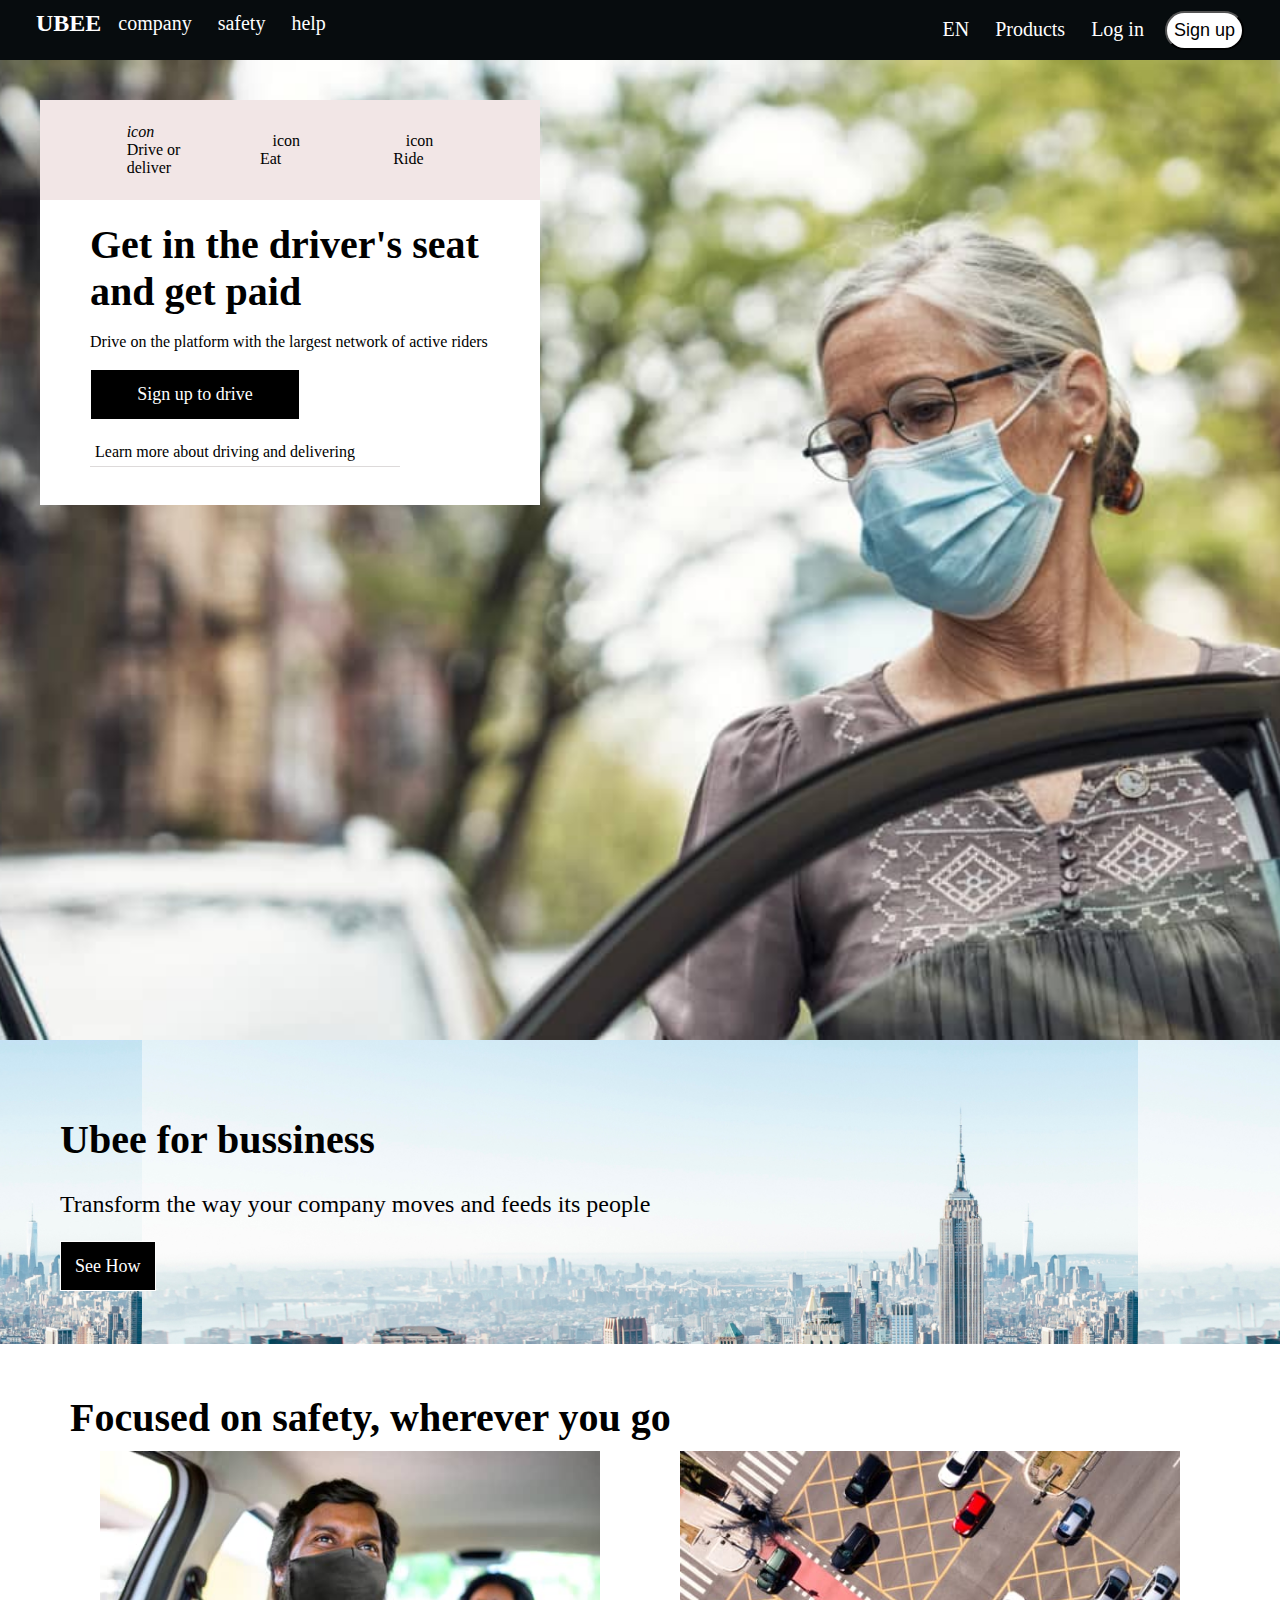
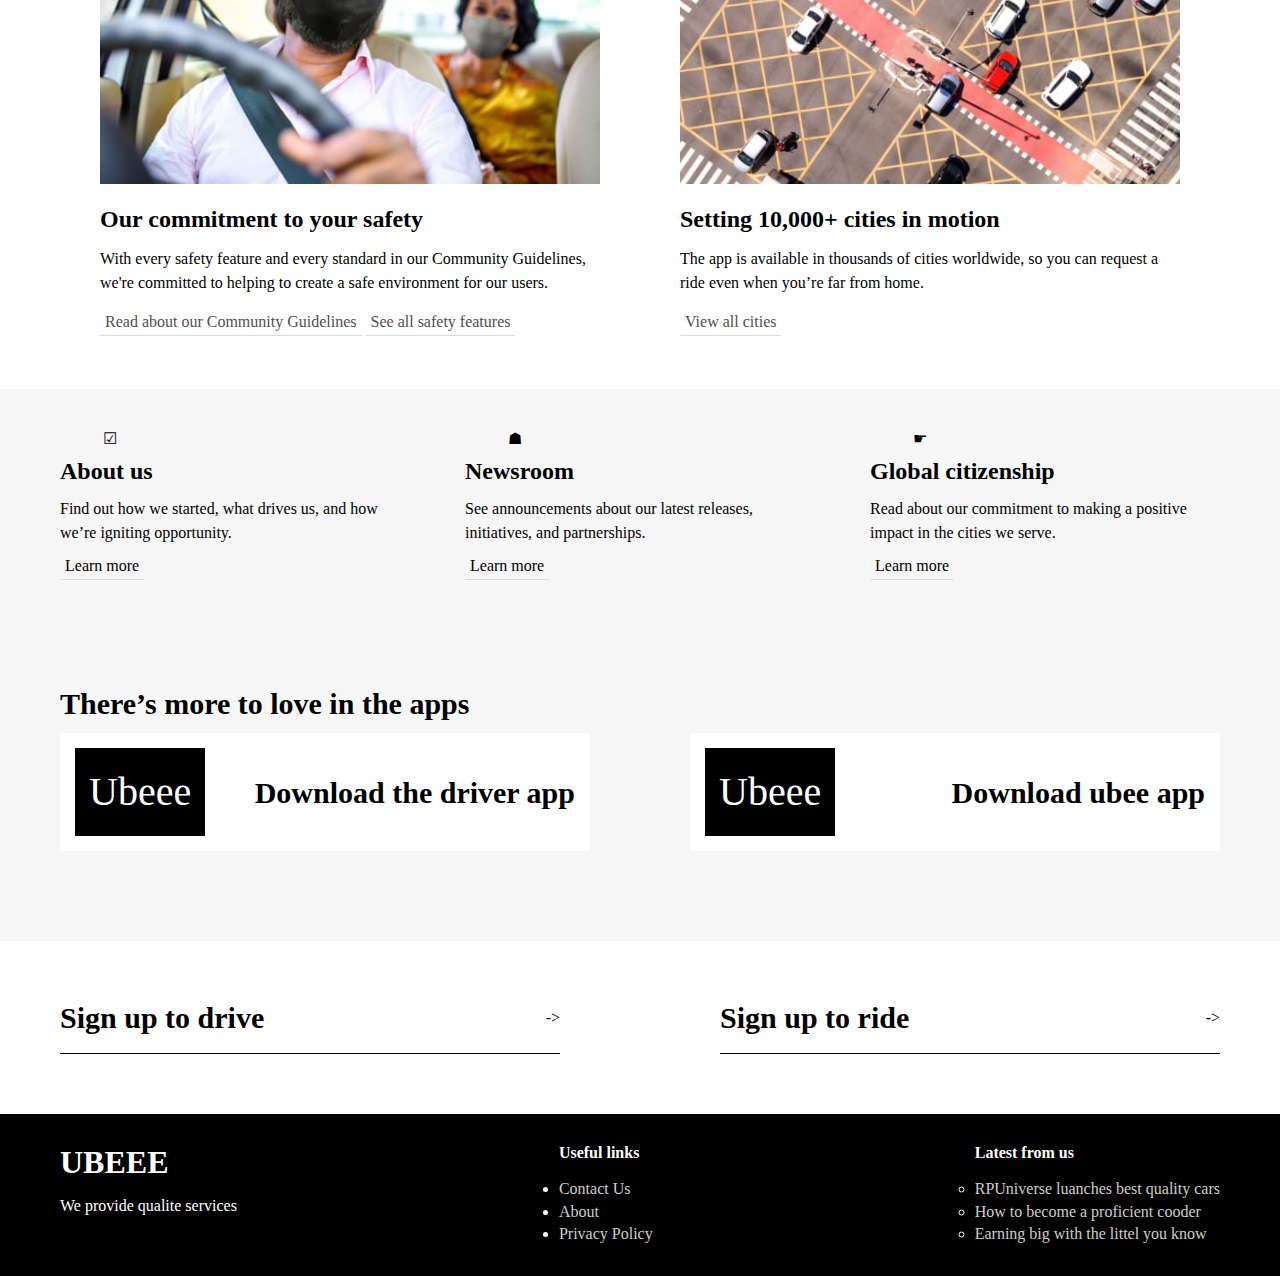
<file: index.html>
<!DOCTYPE html>
<html>
    <head>
        <!-- font owesome cdn -->
        <link rel="stylesheet" href="public/css/fontawesome.mn.css">

        <link rel="stylesheet" href="public/css/style.css">
        <title>Taxi management system</title>
    </head>
    <body>
        <nav class="top-nav">
            <div class="nav-left">
                <h4>UBEE</h4>
                <ul>
                    <li><a href="">company</a></li>
                    <li><a href="">safety</a></li>
                    <li><a href="">help</a></li>
                </ul>
            </div>

            <div class="nav-right">
                <ul>
                    <li><a href="">EN</a></li>
                    <li><a href="">Products</a></li>
                    <li><a href="">Log in</a></li>
                    <button class="header-btn">Sign up</button>
                </ul>
            </div>
        </nav>

        <!-- header section  -->
        <header class="main-header">
            <div class="inner-header">
                <div class="top">
                    <div class="icon-box">
                        <i class="ffa-car-battery">icon</i><div class="text">Drive or deliver</div>
                    </div>

                    <div class="icon-box">
                        <i class="fas fa-utensils">icon</i><div class="text">Eat</div>
                    </div>

                    <div class="icon-box">
                        <i class="fas fa-car">icon</i><div class="text">Ride</div>
                    </div>
                </div>
                <div class="down">
                    <h1>Get in the driver's seat and get paid</h1>
                    
                    <p>Drive on the platform with the largest network of active riders</p>

                    <a href="#" class="sign-up-btn">Sign up to drive</a>

                    <a href="#" class="learn-more">Learn more about driving and delivering</a>
                </div>
            </div>
        </header>

        <section class="section1">
            <h1>Ubee for bussiness</h1>
            <p>Transform the way your company moves and feeds its people</p>
            <a href="#" class="sign-up-btn">See How</a>
        </section>

        <section class="section2">
            <div class="container">
                <h1 class="section2-title">Focused on safety, wherever you go</h1>
                <div class="flex-box">
                    <div class="flex-item">
                        <img src="public/images/flex1.jpg" alt="will be displayed incase the imaeg is not accessible">
                        <h4>Our commitment to your safety</h4>
                        <p>With every safety feature and every standard in our Community Guidelines, we're committed to helping to create a safe environment for our users.</p>
                        <div class="flex-item-links">
                            <a href="#" class="learn-more">Read about our Community Guidelines</a>
                            <a href="#" class="learn-more"> See all safety features</a>
                        </div>
                    </div>

                    <div class="flex-item">
                        <img src="public/images/flex2.jpg" alt="will be displayed incase the imaeg is not accessible">
                        <h4>Setting 10,000+ cities in motion</h4>
                        <p>The app is available in thousands of cities worldwide, so you can request a ride even when you’re far from home.</p>
                        <div class="flex-item-links">
                            <a href="#" class="learn-more">View all cities</a>
                        </div>
                    </div>
                </div>
            </div>
        </section>

        <section class="section3">
            <div class="container">
                <div class="section3-item">
                    <div class="icon">&#9745;</div>
                    <h2>About us</h2>
                    <p>Find out how we started, what drives us, and how we’re igniting opportunity.</p>
                    <a href="#" class="learn-more">Learn more</a>
                </div>

                <div class="section3-item">
                    <div class="icon">&#9751;</div>
                    <h2>Newsroom</h2>
                    <p>See announcements about our latest releases, initiatives, and partnerships.</p>
                    <a href="#" class="learn-more">Learn more</a>
                </div>

                <div class="section3-item">
                    <div class="icon">&#9755;</div>
                    <h2>Global citizenship</h2>
                    <p>Read about our commitment to making a positive impact in the cities we serve.</p>
                    <a href="#" class="learn-more">Learn more</a>
                </div>
            </div>
        </section>

        <section class="section4">
            <h1>There’s more to love in the apps</h1>
            <div class="section4-flex-item1">
                <div class="flex-item">
                    <div class="icon-box">
                        Ubeee <br/>
                    </div>
                    <a href="#">Download the driver app</a>
                </div>

                <div class="flex-item">
                    <div class="icon-box">
                        Ubeee
                    </div>
                    <a href="#">Download ubee app</a>
                </div>
            </div>
        </section>

        <div class="section5">
            <div class="item">
                <a href="#">Sign up to drive</a>
                <div class="icon">-></div>
            </div>

            <div class="item">
                <a href="#">Sign up to ride</a>
                <div class="icon">-></div>
            </div>
        </div>

        <footer>

            <div class="item1">
                <h1>UBEEE</h1>
                <p>We provide qualite services</p>
            </div>

            <div class="item2">
                <h4>Useful links</h4>
                <ul>
                    <li><a href="#">Contact Us</a></li>
                    <li><a href="#">About</a></li>
                    <li><a href="#">Privacy Policy</a></li>
                </ul>
            </div>

            <div class="item3">
                <h4>Latest from us</h4>
                <ul class="latestfromus">
                    <ul>
                        <li><a href="#">RPUniverse luanches best quality cars</a></li>
                        <li><a href="#">How to become a proficient cooder</a></li>
                        <li><a href="#">Earning big with the littel you know</a></li>
                    </ul>
                </ul>
            </div>
        </footer>

    </body>
</html>
</file>
<file: public/css/style.css>
* {
    margin: 0;
    padding: 0;
}

body {
    background-color: #F6F6F6;
}

.top-nav {
    background-color: rgb(7, 12, 14);
    padding-left: 36px;
    padding-right: 36px;
    height: 60px;
    display: flex;
    justify-content: space-between;
    align-items: center;
    color: #fff;
}

.top-nav a {
    text-decoration: none;
    color: #fff;
    font-size: 20px;
}

.top-nav li:hover {
    background-color: rgb(126, 120, 120);
    border-radius: 16px;
}

.top-nav h4 {
    font-size: 24px;
    text-align: center;
    margin-top: 3px;
    margin-right: 12px;
}

.top-nav li {
    list-style-type: none;
    display: inline-block;
    margin-right: 12px;
    padding: 5px;
    transition: 0.2s;
}

.nav-left {
    display: flex;
}

.header-btn {
    background-color: #fff;
    padding: 7px;
    border-radius: 20px;
    color: #000;
    font-size: 18px;
}

.header-btn:hover {
    background-color: rgb(204, 194, 194);
}

/* header section (hero section) */

.main-header {
    min-height: 100vh;
    background-image: url('../images/header.jpg');
    background-position: center;
    background-size: cover;
    padding: 40px;
}

.inner-header {
    background-color: #fff;
    width: 500px;
    
}

.inner-header .top {
    background-color: #f2e6e6;
    border-bottom: 1px solid #fff;
    display: flex;
    justify-content: space-around;
    align-items: center;
    padding: 10px 50px;
    height: 80px;
}

.inner-header .top i {
    color: black;
}

.inner-header .top .icon-box {
    width: 60px;
}

.inner-header .down {
    padding-top: 20px;
    padding-bottom: 20px;
    padding-left: 50px;
    padding-right: 50px;
}

.inner-header .down h1 {
    font-size: 40px;
    font-weight: bolder;
    margin-bottom: 18px;
}

.inner-header .down p {
    margin-bottom: 18px;
}

.inner-header .down a {
    display: block;
    text-decoration: none;
    color: black;
}

.sign-up-btn {
    background-color: black;
    color: #fff !important;
    border: 1px solid; 
    padding: 14px;
    width: 180px;
    text-align: center;
    margin-bottom: 18px;
    font-size: 18px;
}

.sign-up-btn:hover {
    background-color: rgb(73, 70, 70);
}

.learn-more {
    border-bottom: 1px solid rgb(221, 218, 218);
    width: 300px;
    padding: 5px;
    margin-bottom: 18px;
    transition: ease-in 1s;
}

.learn-more:hover {
    border-bottom: 1px solid;
}


.section1 {
    background-image: url('../images/image1.png');
    background-position: center;
    background-size: contain;
    padding: 60px;
    line-height: 2;
}

.section1 h1 {
    font-size: 40px;
}

.section1 p {
    margin-bottom: 20px;
    font-size: 24px;
}

.section1 a {
    text-decoration: none;
    margin-top: 30px;
}

.section2 {
    background: #fff;
}

.container {
    padding: 40px 60px;
}

.section2-title {
    font-size: 40px;
    padding: 10px;
}

.flex-box {
    display: flex;
    justify-content: space-around;
}

.flex-item {
    width: 500px;
    line-height: 1.5;
}

.flex-item img{
    width: 500px;
}

.flex-item h4 {
    font-size: 24px;
    margin: 10px 0;
}

.flex-item a {
    text-decoration: none;
    color: #524e4e;
}

.flex-item a:hover {
    color: #000;
}

.flex-item-links {
    margin: 15px 0;
}

.section3 .container {
    display: flex;
    justify-content: space-between;
}

.section3 .container .section3-item {
    width: 350px;
}

.section3-item .icon {
    width: 100px;
    text-align: center;
    margin-bottom: 10px;
}

.section3-item h2, p {
    margin-bottom: 12px;
}

.section3-item p {
    line-height: 1.5;
}

.section3-item a {
    color: #000;
    text-decoration: none;
}

.section4 {
    padding: 60px;
}

.section4 h1{
    text-align: justify;
    font-size: 30px;
    margin: 12px 0;
}

.section4-flex-item1 {
    display: flex;
    justify-content: space-between;
    margin-bottom: 30px;
}

.section4-flex-item1 .flex-item {
    background-color: #fff;
    padding: 15px;
    display: flex;
    justify-content: space-between;
    align-items: center;
}

.section4-flex-item1 .flex-item a {
    font-size: 30px;
    font-weight: bolder;
    color: #000;
}

.section4-flex-item1 .flex-item .icon-box {
    background-color: #000;
    color: #fff;
    padding: 14px;
    font-size: 40px;
}

.section5 {
    background-color: #fff;
    padding: 60px;
    display: flex;
    justify-content: space-between;
}

.section5 a {
    color: #000;
    font-size: 30px;
    font-weight: bolder;
    text-decoration: none;
}

.section5 .item {
    width: 500px;
    border-bottom: 1px solid #000;
    padding-bottom: 18px;
    display: flex;
    justify-content: space-between;
    align-items: center;
}

footer {
    background-color: #000;
    color: #fff;
    padding: 30px 60px;
    display: flex;
    justify-content: space-between;
}

footer a {
    color: #d1cdcd;
    text-decoration: none;
    line-height: 1.4;
    transition: .5s;
}

footer a:hover {
    color: blue;
}

footer h1, h4 {
    margin-bottom: 16px;
}
</file>
